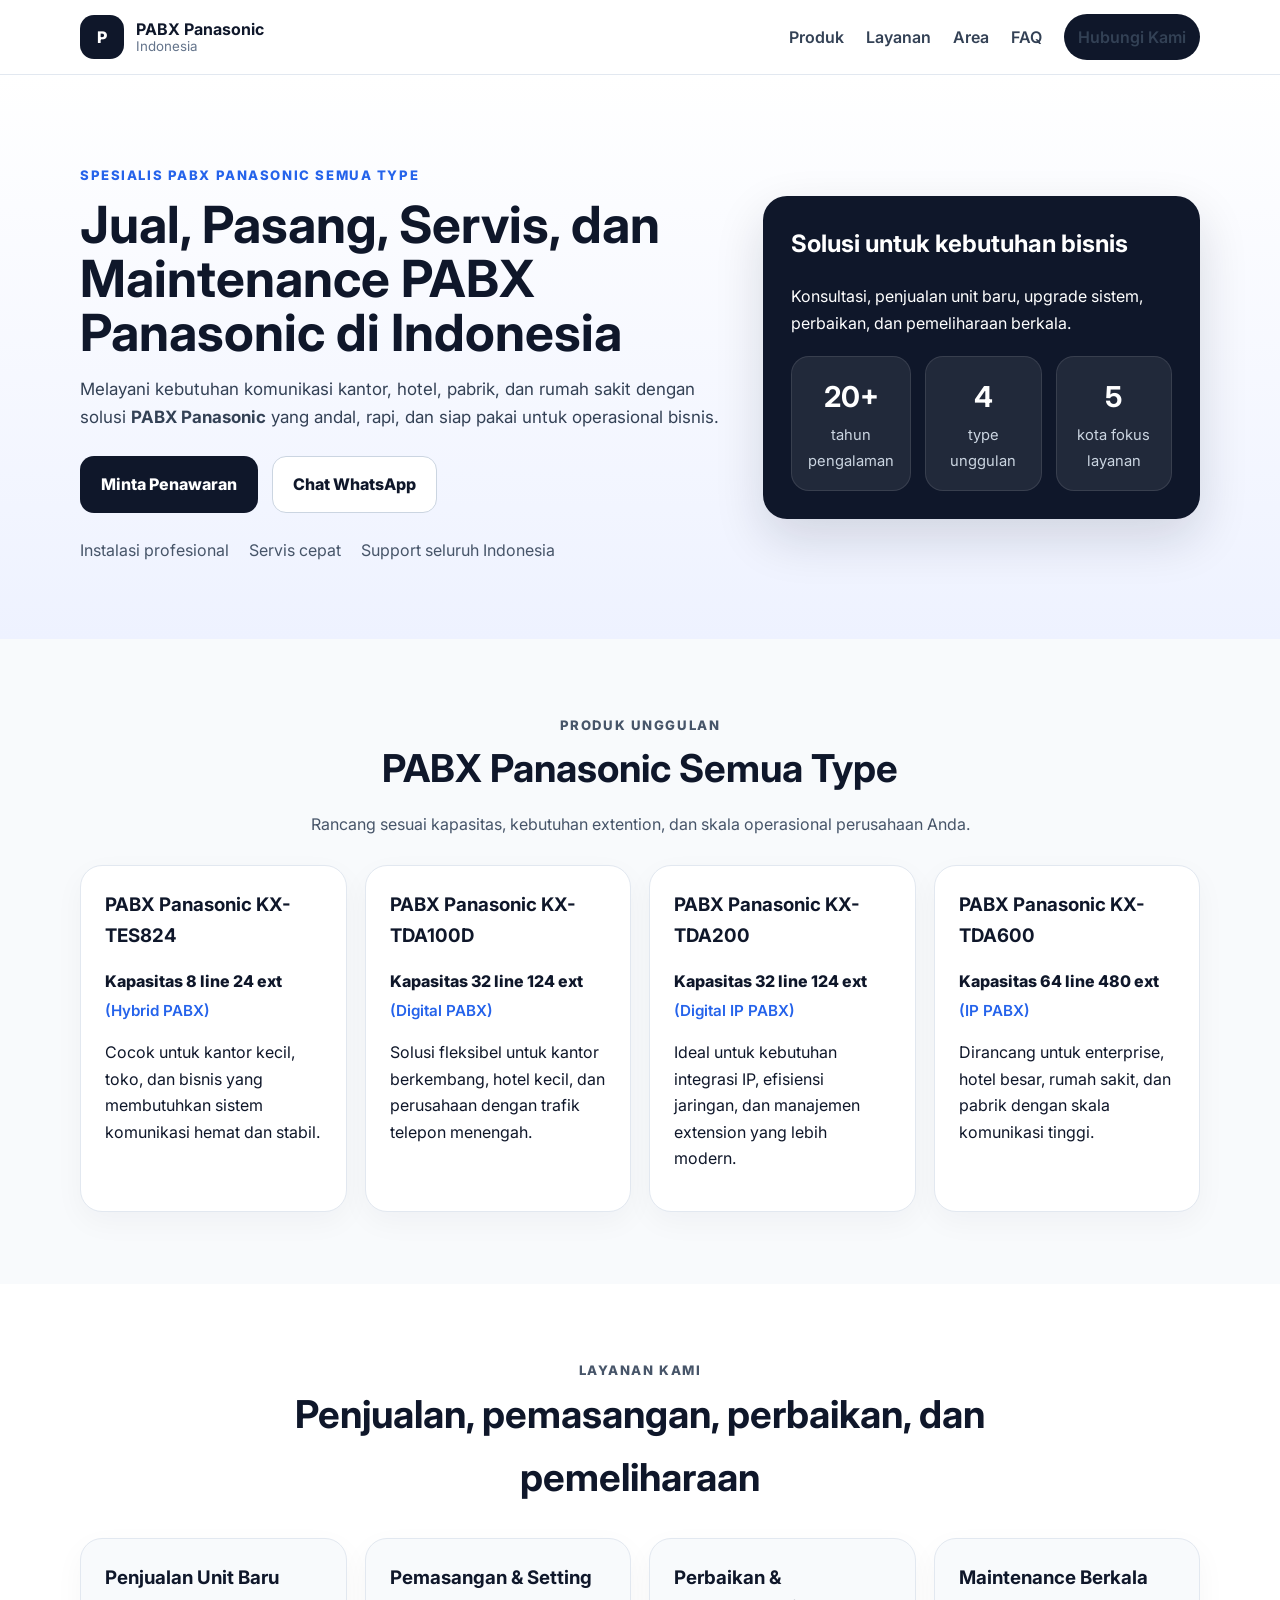
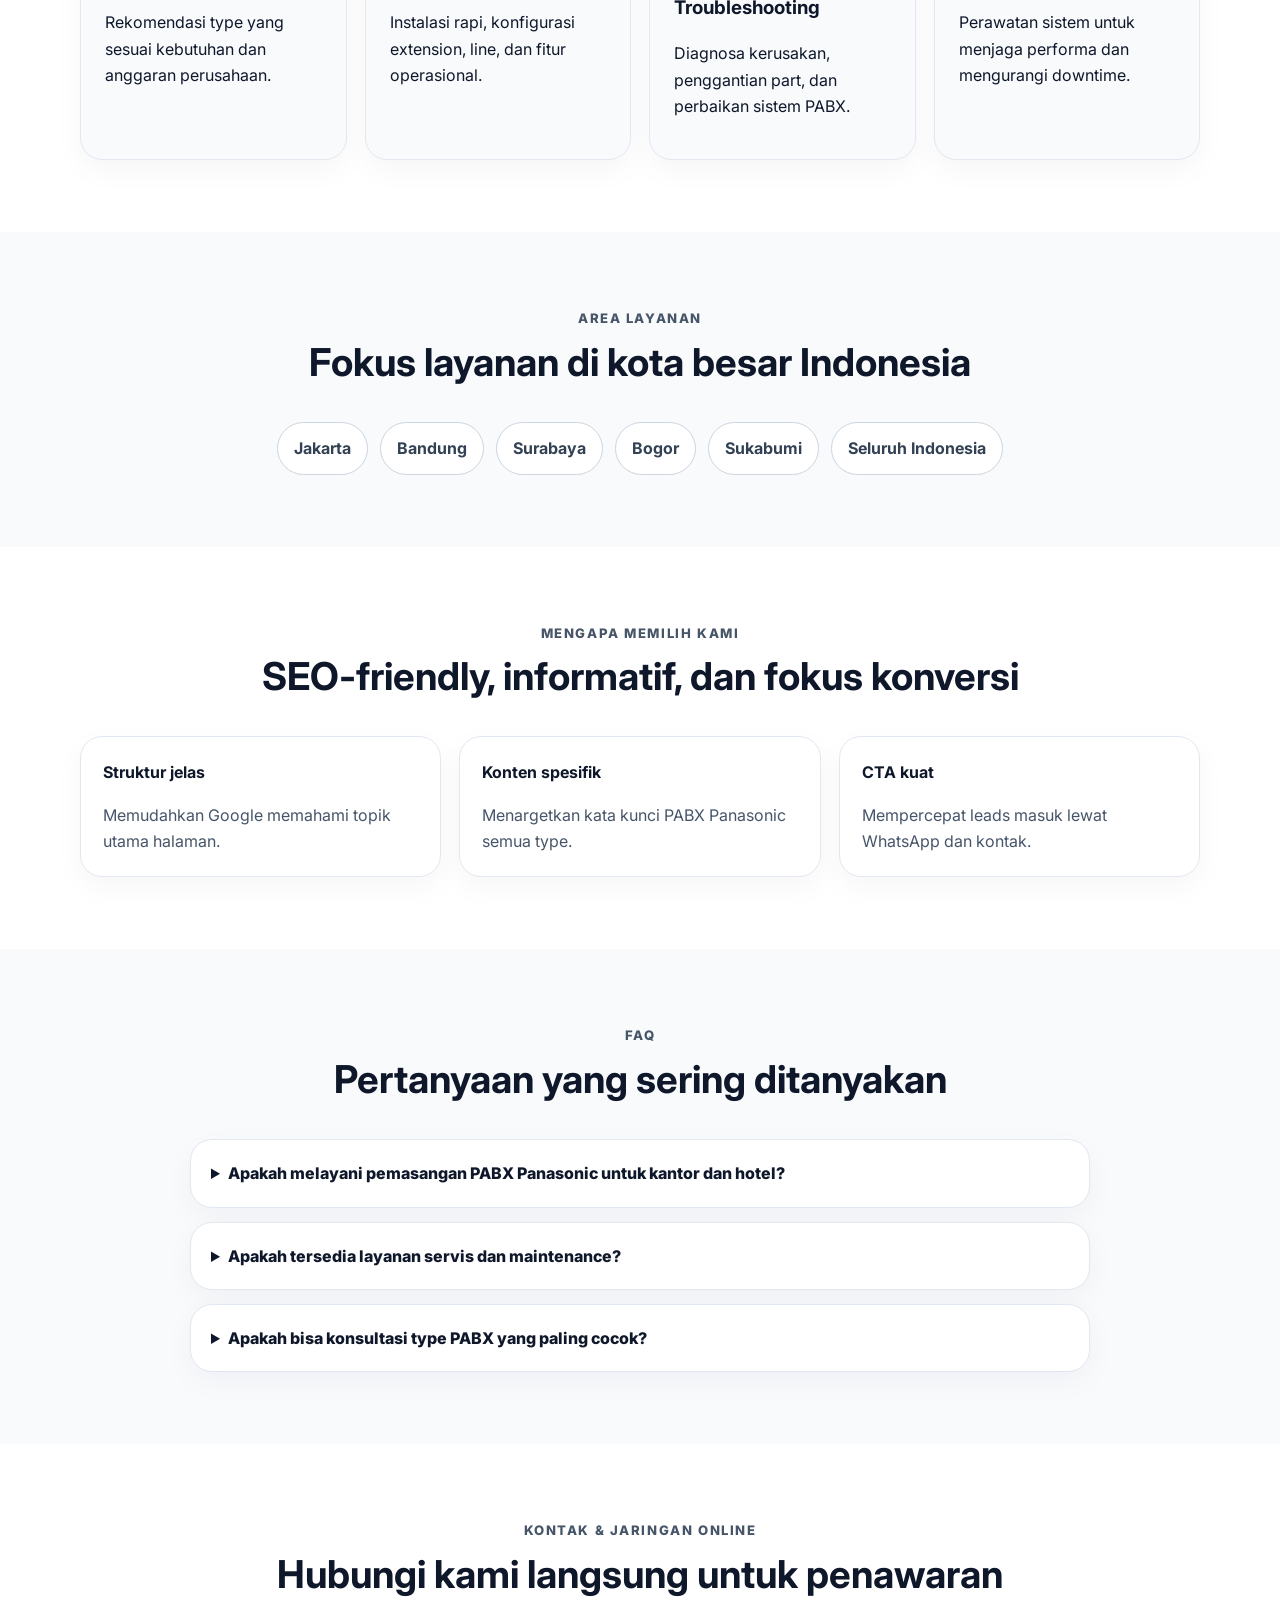
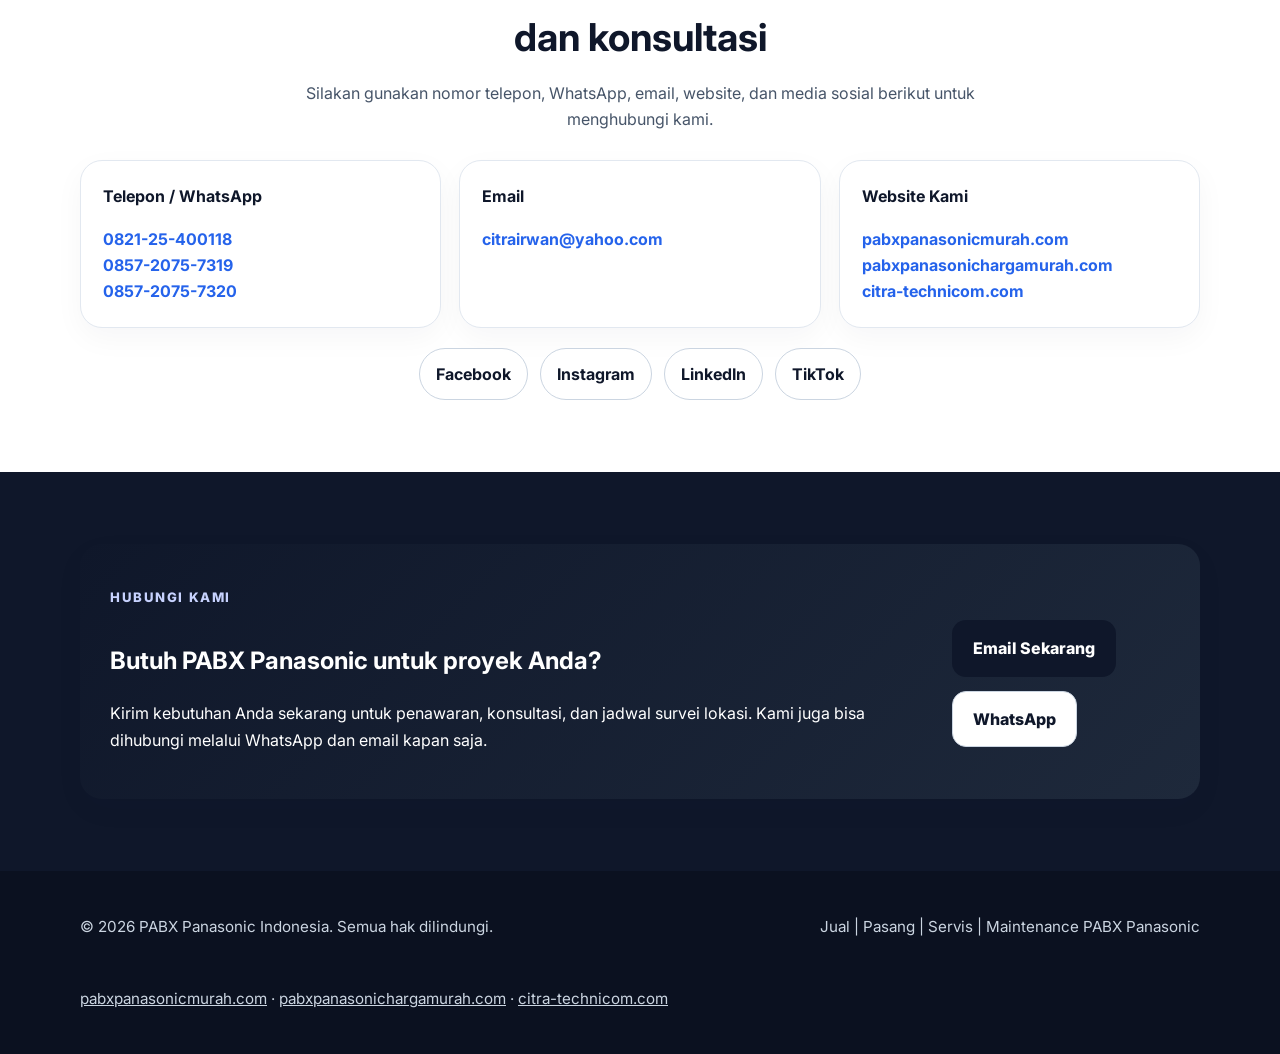
<file: index.html>
<!doctype html>
<html lang="id">
<head>
  <meta charset="utf-8" />
  <meta name="viewport" content="width=device-width, initial-scale=1" />
  <meta name="theme-color" content="#0f172a" />
  <title>PABX Panasonic Semua Type | Jual, Pasang, Servis & Maintenance di Indonesia</title>
  <meta name="description" content="Jasa penjualan, pemasangan, perbaikan, dan pemeliharaan PABX Panasonic semua type untuk kantor, hotel, pabrik, dan rumah sakit di Jakarta, Bandung, Surabaya, Bogor, dan Sukabumi." />
  <meta name="keywords" content="PABX Panasonic, PABX Panasonic semua type, jual PABX Panasonic, servis PABX Panasonic, pemasangan PABX Panasonic, maintenance PABX Panasonic, KX-TES824, KX-TDA100D, KX-TDA200, KX-TDA600" />
  <meta name="robots" content="index, follow, max-image-preview:large, max-snippet:-1, max-video-preview:-1" />
  <link rel="canonical" href="https://www.citra-technicom.com/" />
  <meta property="og:type" content="website" />
  <meta property="og:title" content="PABX Panasonic Semua Type | Jual, Pasang, Servis & Maintenance" />
  <meta property="og:description" content="Solusi PABX Panasonic untuk kantor, hotel, pabrik, dan rumah sakit di Indonesia." />
  <meta property="og:url" content="https://www.citra-technicom.com/" />
  <meta property="og:image" content="https://www.citra-technicom.com/assets/og-pabx-panasonic.jpg" />
  <meta name="twitter:card" content="summary_large_image" />
  <link rel="preconnect" href="https://fonts.googleapis.com">
  <link rel="preconnect" href="https://fonts.gstatic.com" crossorigin>
  <link href="https://fonts.googleapis.com/css2?family=Inter:wght@400;500;600;700;800&display=swap" rel="stylesheet">
  <link rel="stylesheet" href="style.css" />
  <script type="application/ld+json">
  {
    "@context": "https://schema.org",
    "@type": "LocalBusiness",
    "name": "Citra Technicom - PABX Panasonic Indonesia",
    "url": "https://www.citra-technicom.com/",
    "telephone": [
      "0821-25-400118",
      "0857-2075-7319",
      "0857-2075-7320"
    ],
    "email": "citrairwan@yahoo.com",
    "areaServed": [
      "Jakarta",
      "Bandung",
      "Surabaya",
      "Bogor",
      "Sukabumi"
    ],
    "description": "Jual, pasang, servis, repair, dan maintenance PABX Panasonic semua type untuk kantor, hotel, pabrik, dan rumah sakit.",
    "sameAs": [
      "https://www.facebook.com/profile.php?id=100091669734696&_rdc=1&_rdr",
      "https://www.instagram.com/pabxpanasonicmurah/",
      "https://www.linkedin.com/in/irwan-seyadibrata-aa54b255/",
      "https://www.tiktok.com/@irwan.setyadibrat",
      "https://www.pabxpanasonicmurah.com",
      "https://www.pabxpanasonichargamurah.com",
      "https://www.citra-technicom.com"
    ],
    "contactPoint": [
      {
        "@type": "ContactPoint",
        "contactType": "sales",
        "telephone": [
          "0821-25-400118",
          "0857-2075-7319",
          "0857-2075-7320"
        ],
        "email": "citrairwan@yahoo.com",
        "areaServed": [
          "ID"
        ]
      }
    ]
  }
  </script>
</head>
<body>
  <header class="topbar">
    <div class="container nav">
      <a class="brand" href="#beranda" aria-label="PABX Panasonic Indonesia">
        <span class="brand-mark">P</span>
        <span class="brand-text">
          <strong>PABX Panasonic</strong>
          <small>Indonesia</small>
        </span>
      </a>
      <button class="menu-btn" aria-expanded="false" aria-controls="menu">Menu</button>
      <nav id="menu" class="menu">
        <a href="#produk">Produk</a>
        <a href="#layanan">Layanan</a>
        <a href="#area">Area</a>
        <a href="#faq">FAQ</a>
        <a class="cta-small" href="#kontak">Hubungi Kami</a>
      </nav>
    </div>
  </header>

  <main id="beranda">
    <section class="hero">
      <div class="container hero-grid">
        <div>
          <p class="eyebrow">Spesialis PABX Panasonic Semua Type</p>
          <h1>Jual, Pasang, Servis, dan Maintenance PABX Panasonic di Indonesia</h1>
          <p class="lead">
            Melayani kebutuhan komunikasi kantor, hotel, pabrik, dan rumah sakit dengan solusi
            <strong>PABX Panasonic</strong> yang andal, rapi, dan siap pakai untuk operasional bisnis.
          </p>
          <div class="hero-actions">
            <a class="btn primary" href="#kontak">Minta Penawaran</a>
            <a class="btn secondary" href="https://wa.me/6282125400118" target="_blank" rel="noopener">Chat WhatsApp</a>
          </div>
          <ul class="trust">
            <li>Instalasi profesional</li>
            <li>Servis cepat</li>
            <li>Support seluruh Indonesia</li>
          </ul>
        </div>
        <div class="hero-card">
          <h2>Solusi untuk kebutuhan bisnis</h2>
          <p>Konsultasi, penjualan unit baru, upgrade sistem, perbaikan, dan pemeliharaan berkala.</p>
          <div class="stats">
            <div><strong>20+</strong><span>tahun pengalaman</span></div>
            <div><strong>4</strong><span>type unggulan</span></div>
            <div><strong>5</strong><span>kota fokus layanan</span></div>
          </div>
        </div>
      </div>
    </section>

    <section id="produk" class="section">
      <div class="container">
        <div class="section-head">
          <p class="eyebrow">Produk Unggulan</p>
          <h2>PABX Panasonic Semua Type</h2>
          <p>Rancang sesuai kapasitas, kebutuhan extention, dan skala operasional perusahaan Anda.</p>
        </div>

        <div class="grid cards">
          <article class="card">
            <h3>PABX Panasonic KX-TES824</h3>
            <p class="spec">Kapasitas 8 line 24 ext <span>(Hybrid PABX)</span></p>
            <p>Cocok untuk kantor kecil, toko, dan bisnis yang membutuhkan sistem komunikasi hemat dan stabil.</p>
          </article>
          <article class="card">
            <h3>PABX Panasonic KX-TDA100D</h3>
            <p class="spec">Kapasitas 32 line 124 ext <span>(Digital PABX)</span></p>
            <p>Solusi fleksibel untuk kantor berkembang, hotel kecil, dan perusahaan dengan trafik telepon menengah.</p>
          </article>
          <article class="card">
            <h3>PABX Panasonic KX-TDA200</h3>
            <p class="spec">Kapasitas 32 line 124 ext <span>(Digital IP PABX)</span></p>
            <p>Ideal untuk kebutuhan integrasi IP, efisiensi jaringan, dan manajemen extension yang lebih modern.</p>
          </article>
          <article class="card">
            <h3>PABX Panasonic KX-TDA600</h3>
            <p class="spec">Kapasitas 64 line 480 ext <span>(IP PABX)</span></p>
            <p>Dirancang untuk enterprise, hotel besar, rumah sakit, dan pabrik dengan skala komunikasi tinggi.</p>
          </article>
        </div>
      </div>
    </section>

    <section id="layanan" class="section alt">
      <div class="container">
        <div class="section-head">
          <p class="eyebrow">Layanan Kami</p>
          <h2>Penjualan, pemasangan, perbaikan, dan pemeliharaan</h2>
        </div>
        <div class="grid service-grid">
          <div class="service">
            <h3>Penjualan Unit Baru</h3>
            <p>Rekomendasi type yang sesuai kebutuhan dan anggaran perusahaan.</p>
          </div>
          <div class="service">
            <h3>Pemasangan & Setting</h3>
            <p>Instalasi rapi, konfigurasi extension, line, dan fitur operasional.</p>
          </div>
          <div class="service">
            <h3>Perbaikan & Troubleshooting</h3>
            <p>Diagnosa kerusakan, penggantian part, dan perbaikan sistem PABX.</p>
          </div>
          <div class="service">
            <h3>Maintenance Berkala</h3>
            <p>Perawatan sistem untuk menjaga performa dan mengurangi downtime.</p>
          </div>
        </div>
      </div>
    </section>

    <section id="area" class="section">
      <div class="container">
        <div class="section-head">
          <p class="eyebrow">Area Layanan</p>
          <h2>Fokus layanan di kota besar Indonesia</h2>
        </div>
        <div class="area-list">
          <span>Jakarta</span>
          <span>Bandung</span>
          <span>Surabaya</span>
          <span>Bogor</span>
          <span>Sukabumi</span>
          <span>Seluruh Indonesia</span>
        </div>
      </div>
    </section>

    <section class="section alt">
      <div class="container">
        <div class="section-head">
          <p class="eyebrow">Mengapa Memilih Kami</p>
          <h2>SEO-friendly, informatif, dan fokus konversi</h2>
        </div>
        <div class="benefits">
          <div><strong>Struktur jelas</strong><p>Memudahkan Google memahami topik utama halaman.</p></div>
          <div><strong>Konten spesifik</strong><p>Menargetkan kata kunci PABX Panasonic semua type.</p></div>
          <div><strong>CTA kuat</strong><p>Mempercepat leads masuk lewat WhatsApp dan kontak.</p></div>
        </div>
      </div>
    </section>

    <section id="faq" class="section">
      <div class="container">
        <div class="section-head">
          <p class="eyebrow">FAQ</p>
          <h2>Pertanyaan yang sering ditanyakan</h2>
        </div>
        <div class="faq">
          <details>
            <summary>Apakah melayani pemasangan PABX Panasonic untuk kantor dan hotel?</summary>
            <p>Ya, layanan mencakup kantor, hotel, pabrik, rumah sakit, dan berbagai kebutuhan bisnis lainnya.</p>
          </details>
          <details>
            <summary>Apakah tersedia layanan servis dan maintenance?</summary>
            <p>Tersedia servis, perbaikan, upgrade, dan maintenance berkala untuk menjaga sistem tetap stabil.</p>
          </details>
          <details>
            <summary>Apakah bisa konsultasi type PABX yang paling cocok?</summary>
            <p>Bisa. Kami bantu analisa kebutuhan line, extension, dan skala operasional sebelum rekomendasi diberikan.</p>
          </details>
        </div>
      </div>
    </section>

<section id="kontak-info" class="section alt">
  <div class="container">
    <div class="section-head">
      <p class="eyebrow">Kontak & Jaringan Online</p>
      <h2>Hubungi kami langsung untuk penawaran dan konsultasi</h2>
      <p>Silakan gunakan nomor telepon, WhatsApp, email, website, dan media sosial berikut untuk menghubungi kami.</p>
    </div>

    <div class="benefits contact-grid">
      <div>
        <strong>Telepon / WhatsApp</strong>
        <p><a href="https://wa.me/6282125400118" target="_blank" rel="noopener">0821-25-400118</a><br>
        <a href="https://wa.me/6285720757319" target="_blank" rel="noopener">0857-2075-7319</a><br>
        <a href="https://wa.me/6285720757320" target="_blank" rel="noopener">0857-2075-7320</a></p>
      </div>
      <div>
        <strong>Email</strong>
        <p><a href="mailto:citrairwan@yahoo.com">citrairwan@yahoo.com</a></p>
      </div>
      <div>
        <strong>Website Kami</strong>
        <p>
          <a href="https://www.pabxpanasonicmurah.com" target="_blank" rel="noopener">pabxpanasonicmurah.com</a><br>
          <a href="https://www.pabxpanasonichargamurah.com" target="_blank" rel="noopener">pabxpanasonichargamurah.com</a><br>
          <a href="https://www.citra-technicom.com" target="_blank" rel="noopener">citra-technicom.com</a>
        </p>
      </div>
    </div>

    <div class="social-strip">
      <a href="https://www.facebook.com/profile.php?id=100091669734696&_rdc=1&_rdr" target="_blank" rel="noopener">Facebook</a>
      <a href="https://www.instagram.com/pabxpanasonicmurah/" target="_blank" rel="noopener">Instagram</a>
      <a href="https://www.linkedin.com/in/irwan-seyadibrata-aa54b255/" target="_blank" rel="noopener">LinkedIn</a>
      <a href="https://www.tiktok.com/@irwan.setyadibrat" target="_blank" rel="noopener">TikTok</a>
    </div>
  </div>
</section>

    <section id="kontak" class="section cta">
      <div class="container cta-box">
        <div>
          <p class="eyebrow light">Hubungi Kami</p>
          <h2>Butuh PABX Panasonic untuk proyek Anda?</h2>
          <p>Kirim kebutuhan Anda sekarang untuk penawaran, konsultasi, dan jadwal survei lokasi. Kami juga bisa dihubungi melalui WhatsApp dan email kapan saja.</p>
        </div>
        <div class="cta-actions">
          <a class="btn primary" href="mailto:citrairwan@yahoo.com">Email Sekarang</a>
          <a class="btn secondary" href="https://wa.me/6282125400118" target="_blank" rel="noopener">WhatsApp</a>
        </div>
      </div>
    </section>
  </main>

  <footer class="footer">
    <div class="container footer-grid">
      <p>© 2026 PABX Panasonic Indonesia. Semua hak dilindungi.</p>
      <p>Jual | Pasang | Servis | Maintenance PABX Panasonic</p>
      <p class="footer-links">
        <a href="https://www.pabxpanasonicmurah.com" target="_blank" rel="noopener">pabxpanasonicmurah.com</a> ·
        <a href="https://www.pabxpanasonichargamurah.com" target="_blank" rel="noopener">pabxpanasonichargamurah.com</a> ·
        <a href="https://www.citra-technicom.com" target="_blank" rel="noopener">citra-technicom.com</a>
      </p>
    </div>
  </footer>

  <script src="script.js"></script>
</body>
</html>
</file>
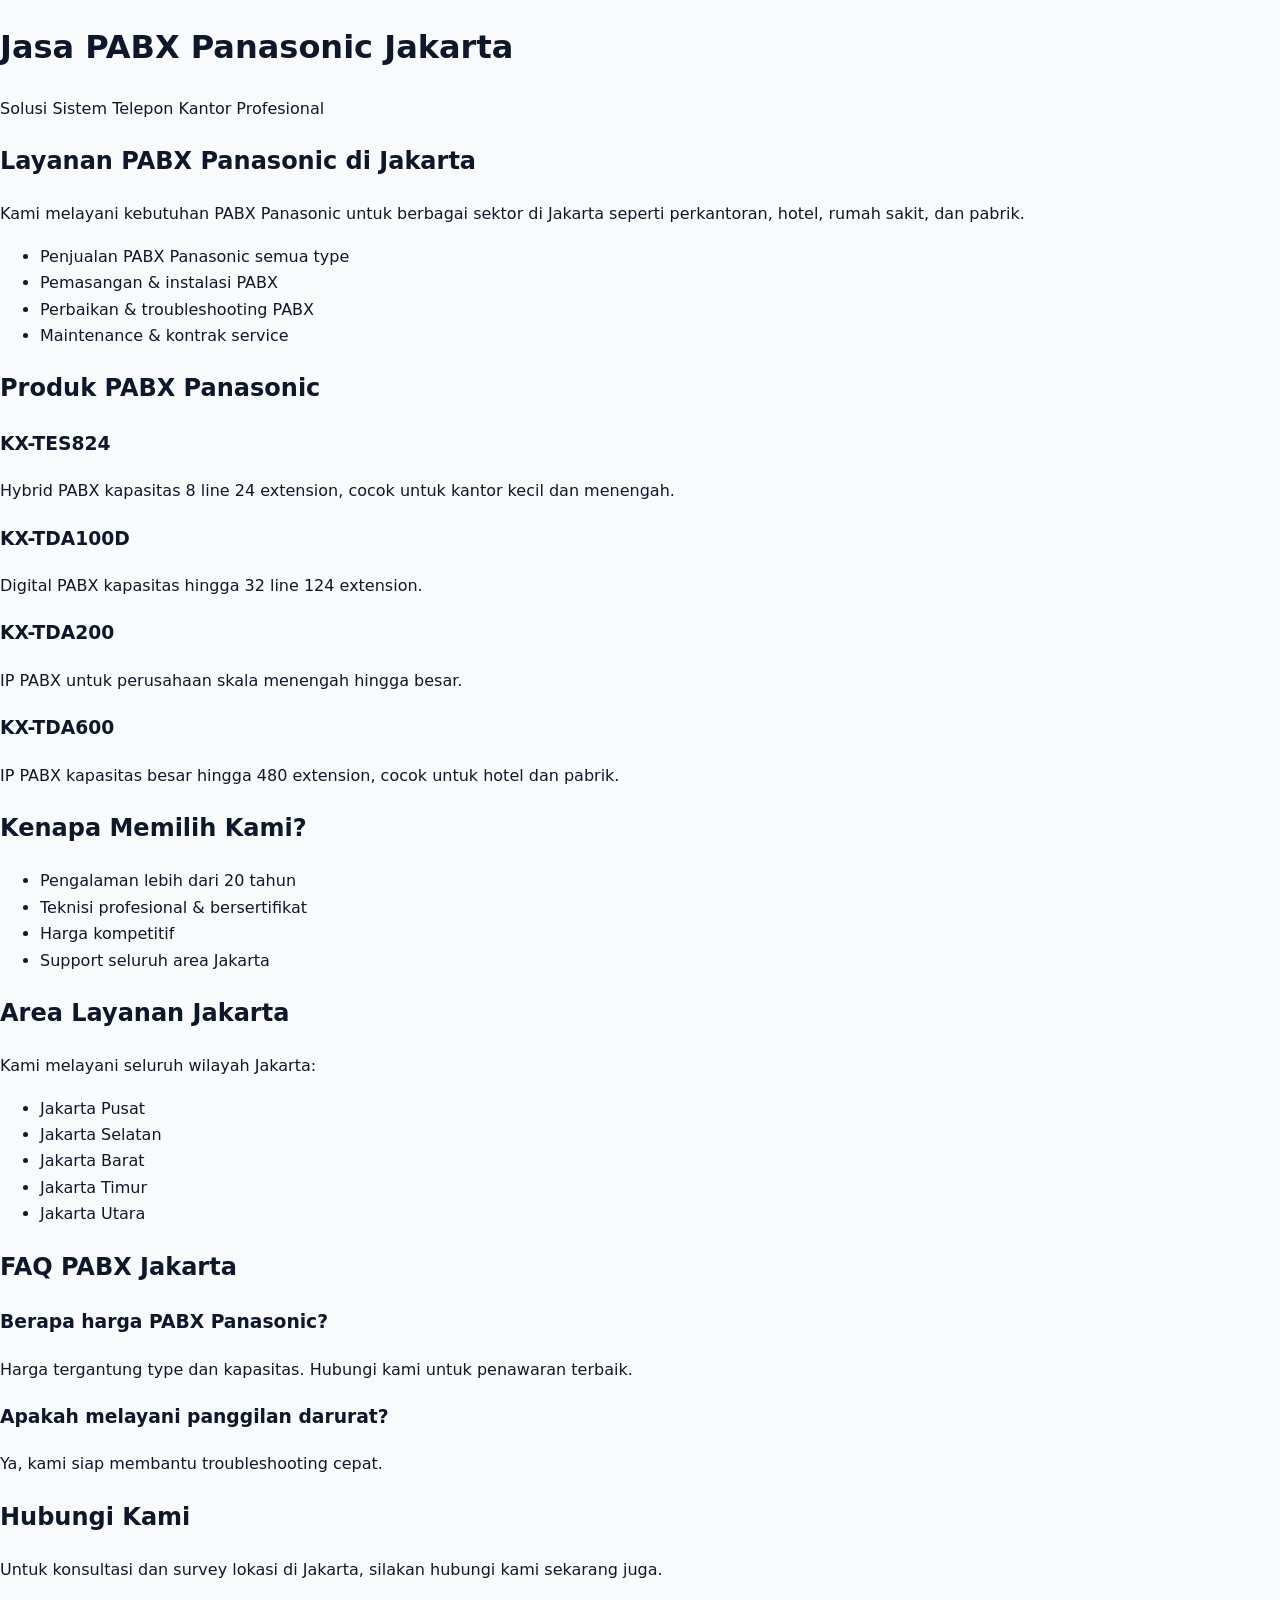
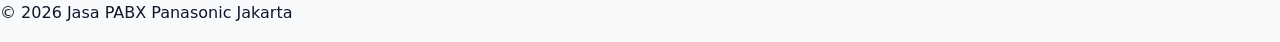
<file: preview.html>
<!DOCTYPE html>
<html lang="id">
<head>
<meta charset="UTF-8">
<meta name="viewport" content="width=device-width, initial-scale=1.0">

<title>Jasa PABX Panasonic Jakarta | Jual, Pasang & Service PABX</title>

<meta name="description" content="Jasa PABX Panasonic Jakarta melayani penjualan, pemasangan, perbaikan dan maintenance semua type PABX Panasonic untuk kantor, hotel, rumah sakit dan pabrik.">

<meta name="keywords" content="PABX Panasonic Jakarta, Jasa PABX Jakarta, Service PABX Jakarta, Instalasi PABX Jakarta, PABX Murah Jakarta">

<link rel="stylesheet" href="../style.css">
</head>

<body>

<header>
<h1>Jasa PABX Panasonic Jakarta</h1>
<p>Solusi Sistem Telepon Kantor Profesional</p>
</header>

<section>
<h2>Layanan PABX Panasonic di Jakarta</h2>
<p>Kami melayani kebutuhan PABX Panasonic untuk berbagai sektor di Jakarta seperti perkantoran, hotel, rumah sakit, dan pabrik.</p>

<ul>
<li>Penjualan PABX Panasonic semua type</li>
<li>Pemasangan & instalasi PABX</li>
<li>Perbaikan & troubleshooting PABX</li>
<li>Maintenance & kontrak service</li>
</ul>
</section>

<section>
<h2>Produk PABX Panasonic</h2>

<h3>KX-TES824</h3>
<p>Hybrid PABX kapasitas 8 line 24 extension, cocok untuk kantor kecil dan menengah.</p>

<h3>KX-TDA100D</h3>
<p>Digital PABX kapasitas hingga 32 line 124 extension.</p>

<h3>KX-TDA200</h3>
<p>IP PABX untuk perusahaan skala menengah hingga besar.</p>

<h3>KX-TDA600</h3>
<p>IP PABX kapasitas besar hingga 480 extension, cocok untuk hotel dan pabrik.</p>

</section>

<section>
<h2>Kenapa Memilih Kami?</h2>
<ul>
<li>Pengalaman lebih dari 20 tahun</li>
<li>Teknisi profesional & bersertifikat</li>
<li>Harga kompetitif</li>
<li>Support seluruh area Jakarta</li>
</ul>
</section>

<section>
<h2>Area Layanan Jakarta</h2>
<p>Kami melayani seluruh wilayah Jakarta:</p>
<ul>
<li>Jakarta Pusat</li>
<li>Jakarta Selatan</li>
<li>Jakarta Barat</li>
<li>Jakarta Timur</li>
<li>Jakarta Utara</li>
</ul>
</section>

<section>
<h2>FAQ PABX Jakarta</h2>

<h3>Berapa harga PABX Panasonic?</h3>
<p>Harga tergantung type dan kapasitas. Hubungi kami untuk penawaran terbaik.</p>

<h3>Apakah melayani panggilan darurat?</h3>
<p>Ya, kami siap membantu troubleshooting cepat.</p>

</section>

<section>
<h2>Hubungi Kami</h2>
<p>Untuk konsultasi dan survey lokasi di Jakarta, silakan hubungi kami sekarang juga.</p>
</section>

<footer>
<p>© 2026 Jasa PABX Panasonic Jakarta</p>
</footer>

</body>
</html>
</file>
<file: style.css>
*{box-sizing:border-box}html{scroll-behavior:smooth}body{margin:0;font-family:Inter,system-ui,-apple-system,BlinkMacSystemFont,"Segoe UI",sans-serif;color:#0f172a;background:#f8fafc;line-height:1.65}a{text-decoration:none;color:inherit}.container{width:min(1120px,calc(100% - 32px));margin:0 auto}.topbar{position:sticky;top:0;z-index:50;background:rgba(255,255,255,.9);backdrop-filter:blur(10px);border-bottom:1px solid #e2e8f0}.nav{display:flex;align-items:center;justify-content:space-between;padding:14px 0;gap:16px}.brand{display:flex;align-items:center;gap:12px}.brand-mark{width:44px;height:44px;border-radius:14px;background:#0f172a;color:#fff;display:grid;place-items:center;font-weight:800}.brand-text{display:flex;flex-direction:column;line-height:1.1}.brand-text small{color:#64748b}.menu{display:flex;gap:22px;align-items:center}.menu a{color:#334155;font-weight:600}.cta-small{padding:10px 14px;background:#0f172a;color:#fff;border-radius:999px}.menu-btn{display:none;border:1px solid #cbd5e1;background:#fff;border-radius:12px;padding:10px 14px;font-weight:700}.hero{padding:76px 0;background:linear-gradient(180deg,#ffffff 0%,#eef2ff 100%)}.hero-grid{display:grid;grid-template-columns:1.2fr .8fr;gap:28px;align-items:center}.eyebrow{display:inline-block;font-size:.82rem;text-transform:uppercase;letter-spacing:.12em;color:#2563eb;font-weight:800;margin-bottom:12px}.eyebrow.light{color:#c7d2fe}.hero h1{font-size:clamp(2rem,4vw,4rem);line-height:1.05;margin:0 0 16px}.lead{font-size:1.06rem;color:#334155;max-width:62ch}.hero-actions,.cta-actions{display:flex;gap:14px;flex-wrap:wrap;margin-top:24px}.btn{display:inline-flex;align-items:center;justify-content:center;padding:14px 20px;border-radius:14px;font-weight:800;border:1px solid transparent}.primary{background:#0f172a;color:#fff}.secondary{background:#fff;border-color:#cbd5e1;color:#0f172a}.trust{display:flex;gap:20px;flex-wrap:wrap;padding:0;margin:24px 0 0;list-style:none;color:#475569}.hero-card{background:#0f172a;color:#fff;border-radius:24px;padding:28px;box-shadow:0 20px 50px rgba(15,23,42,.14)}.hero-card h2{margin-top:0}.stats{display:grid;grid-template-columns:repeat(3,1fr);gap:14px;margin-top:20px}.stats div{background:rgba(255,255,255,.08);border:1px solid rgba(255,255,255,.1);border-radius:18px;padding:16px;text-align:center}.stats strong{display:block;font-size:1.8rem}.stats span{color:#cbd5e1;font-size:.92rem}.section{padding:72px 0}.alt{background:#fff}.section-head{text-align:center;max-width:760px;margin:0 auto 28px}.section-head h2{margin:0 0 10px;font-size:clamp(1.6rem,3vw,2.6rem)}.section-head p{color:#475569;margin:0}.grid{display:grid;gap:18px}.cards{grid-template-columns:repeat(4,1fr)}.card,.service,.benefits div,.faq details,.cta-box{background:#fff;border:1px solid #e2e8f0;border-radius:22px;box-shadow:0 10px 30px rgba(15,23,42,.04)}.card{padding:24px}.card h3,.service h3{margin-top:0;margin-bottom:10px}.spec{font-weight:800;color:#0f172a}.spec span{display:block;font-weight:600;color:#2563eb;font-size:.95rem;margin-top:4px}.service-grid{grid-template-columns:repeat(4,1fr)}.service{padding:24px;background:#f8fafc}.area-list{display:flex;flex-wrap:wrap;gap:12px;justify-content:center}.area-list span{padding:12px 16px;border-radius:999px;background:#fff;border:1px solid #cbd5e1;font-weight:700;color:#334155}.benefits{display:grid;grid-template-columns:repeat(3,1fr);gap:18px}.benefits div{padding:22px}.benefits p{margin-bottom:0;color:#475569}.faq{display:grid;gap:14px;max-width:900px;margin:0 auto}.faq details{padding:20px}.faq summary{cursor:pointer;font-weight:800;color:#0f172a}.faq p{color:#475569;margin-bottom:0}.cta{background:#0f172a;color:#fff}.cta-box{display:flex;justify-content:space-between;gap:24px;align-items:center;padding:30px;background:linear-gradient(135deg,#0f172a 0%,#1e293b 100%);border:none}.footer{padding:28px 0;background:#0b1120;color:#cbd5e1}.footer-grid{display:flex;justify-content:space-between;gap:16px;flex-wrap:wrap;font-size:.95rem}@media (max-width: 960px){.hero-grid,.cards,.service-grid,.benefits{grid-template-columns:1fr 1fr}.cta-box{flex-direction:column;align-items:flex-start}}@media (max-width: 720px){.menu-btn{display:inline-flex}.menu{display:none;position:absolute;top:72px;left:16px;right:16px;flex-direction:column;gap:10px;background:#fff;border:1px solid #e2e8f0;border-radius:18px;padding:14px;box-shadow:0 20px 50px rgba(15,23,42,.12)}.menu.open{display:flex}.hero-grid,.cards,.service-grid,.benefits{grid-template-columns:1fr}.section{padding:56px 0}.stats{grid-template-columns:1fr}}

.contact-grid{grid-template-columns:repeat(3,1fr)}
.contact-grid a{color:#2563eb;font-weight:700}
.social-strip{display:flex;flex-wrap:wrap;gap:12px;justify-content:center;margin-top:20px}
.social-strip a{padding:12px 16px;border-radius:999px;border:1px solid #cbd5e1;background:#fff;font-weight:700;color:#0f172a}
.footer-links a{color:#cbd5e1;text-decoration:underline}
@media (max-width: 900px){.contact-grid{grid-template-columns:1fr}}
</file>
